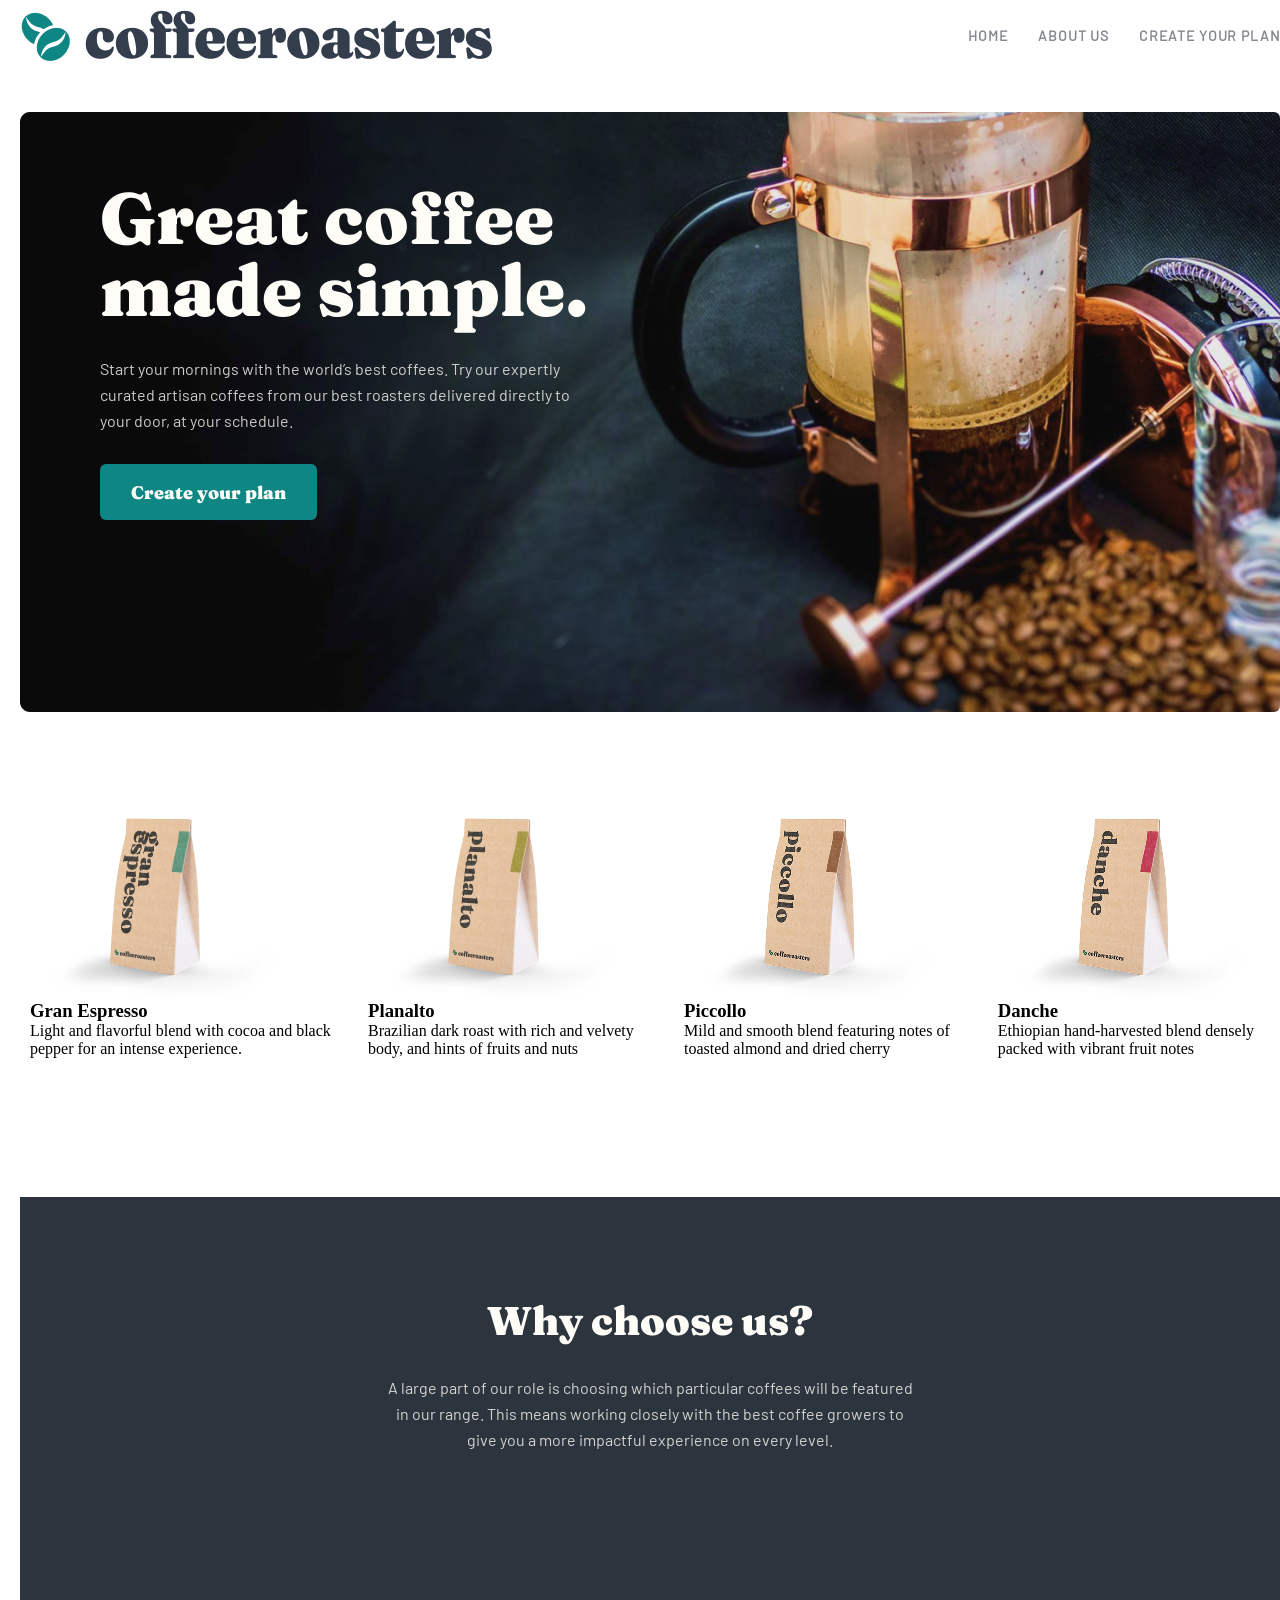
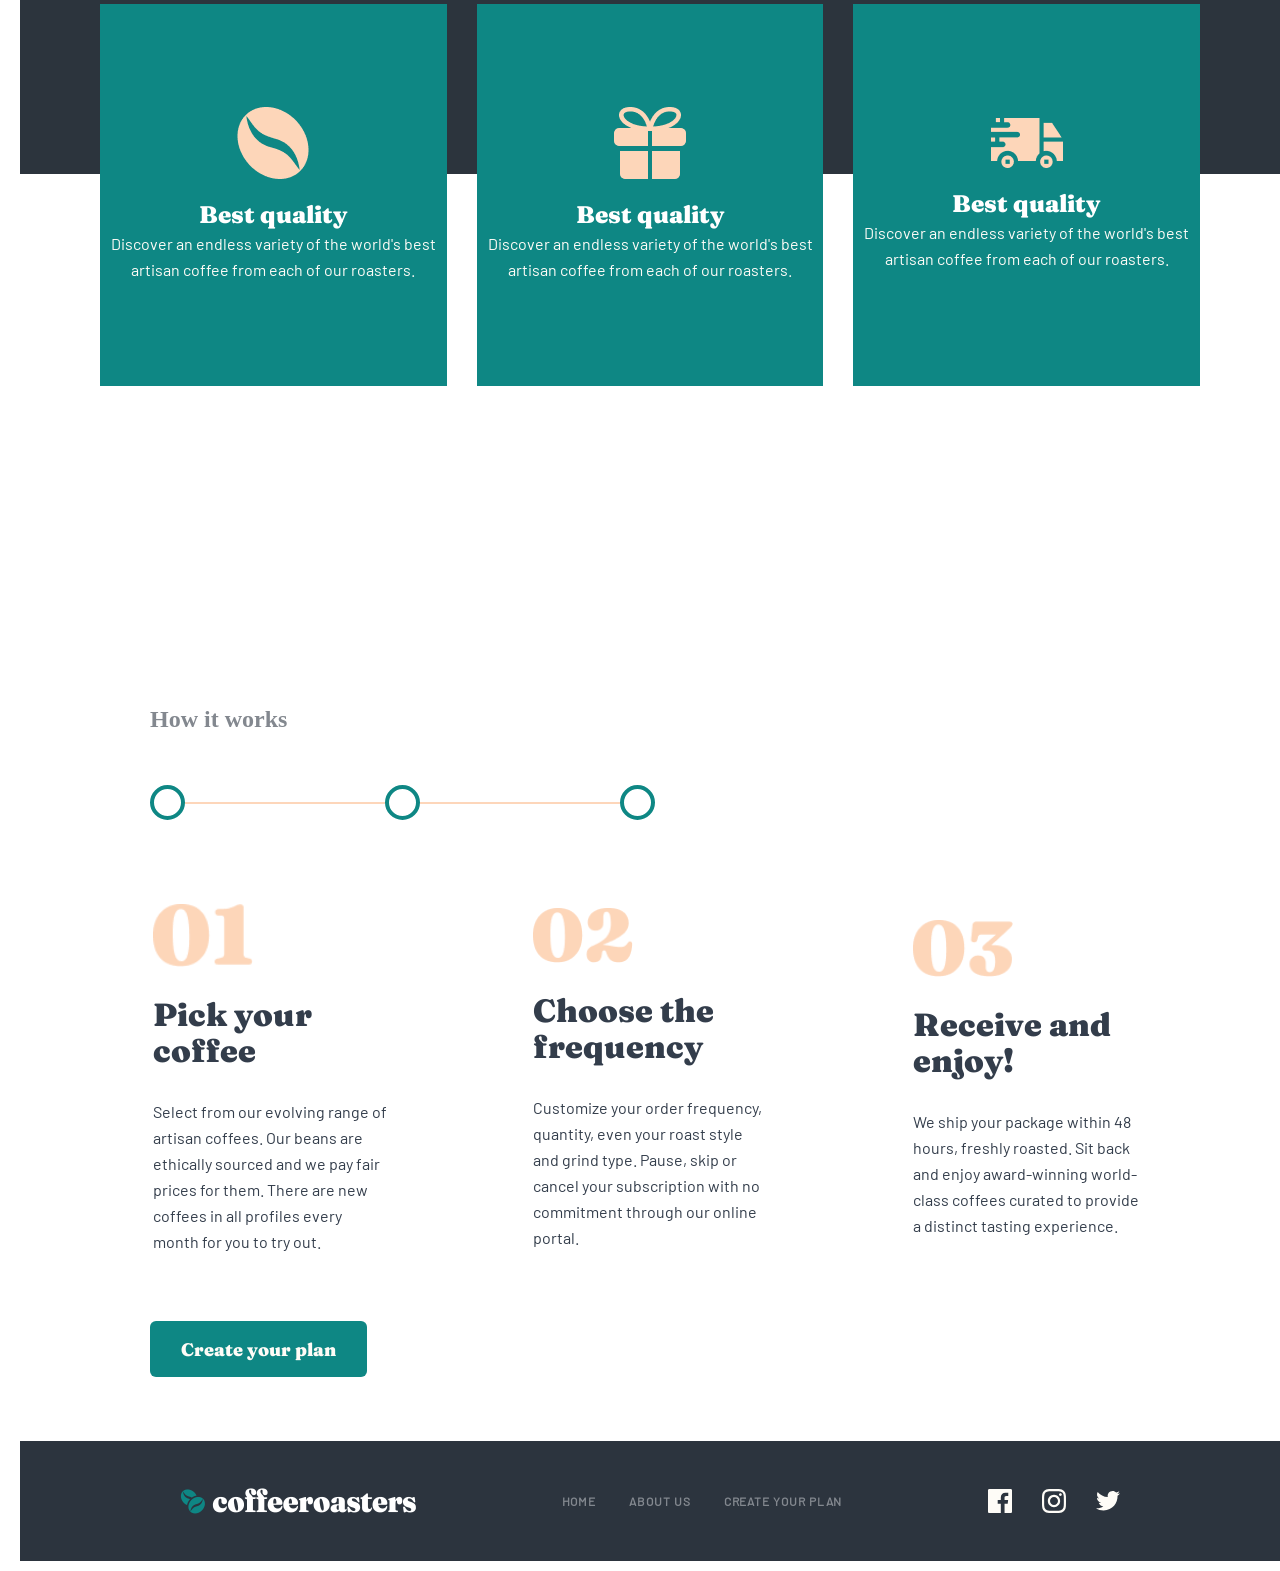
<file: index.html>
<!doctype html>
<html lang="en">
  <head>
    <meta charset="UTF-8" />
    <meta name="viewport" content="width=device-width, initial-scale=1.0" />
    <title>Coffele</title>
    <link rel="stylesheet" href="./css/fonts.css" />
    <link rel="stylesheet" href="./css/style.css" />
  </head>
  <body>
    <div class="wrapper">
      <header>
        <div class="navbar">
          <img src="./img/navbar_logo.png" alt="logo" class="navbar_logo" />
          <ul class="navbar__list">
            <li class="navbar__item">
              <a class="navbar__link" href="#">Home</a>
            </li>
            <li class="navbar__item">
              <a class="navbar__link" href="./pages/about.html">ABOUT US</a>
            </li>
            <li class="navbar__item">
              <a class="navbar__link" href="./pages/creat.html"
                >Create your plan</a
              >
            </li>
          </ul>
          <div class="navbar__burger">
            <div class="navbar__burger_item"></div>
            <div class="navbar__burger_item"></div>
            <div class="navbar__burger_item"></div>
          </div>
        </div>
        <div class="intro">
          <div class="intro__contener">
            <h1 class="intro__title">Great coffee made simple.</h1>
            <p class="intro__text">
              Start your mornings with the world’s best coffees. Try our
              expertly curated artisan coffees from our best roasters delivered
              directly to your door, at your schedule.
            </p>
            <button class="intro__btn">Create your plan</button>
          </div>
        </div>
      </header>

      <section class="section1">
        <div class="type__continer">
          <div class="type__card">
            <img src="./img/kopi1.png" alt="plan_1" class="type__card__img" />
            <div class="type__top">
              <h3 class="type__title">Gran Espresso</h3>
              <p class="type__subtitle">
                Light and flavorful blend with cocoa and black pepper for an
                intense experience.
              </p>
            </div>
          </div>
          <div class="type__card">
            <img
              src="./img/planalto.png"
              alt="plan_1"
              class="type__card__img"
            />
            <div class="type__top">
              <h3 class="type__title">Planalto</h3>
              <p class="type__subtitle">
                Brazilian dark roast with rich and velvety body, and hints of
                fruits and nuts
              </p>
            </div>
          </div>
          <div class="type__card">
            <img src="./img/kopi3.png" alt="plan_1" class="type__card__img" />
            <div class="type__top">
              <h3 class="type__title">Piccollo</h3>
              <p class="type__subtitle">
                Mild and smooth blend featuring notes of toasted almond and
                dried cherry
              </p>
            </div>
          </div>
          <div class="type__card">
            <img src="./img/kopi4.png" alt="plan_1" class="type__card__img" />
            <div class="type__top">
              <h3 class="type__title">Danche</h3>
              <p class="type__subtitle">
                Ethiopian hand-harvested blend densely packed with vibrant fruit
                notes
              </p>
            </div>
          </div>
        </div>
      </section>

      <section class="section2">
        <div class="whu__continer">
          <div class="whu__content">
            <h2 class="whu__title">Why choose us?</h2>
            <p class="whu__text">
              A large part of our role is choosing which particular coffees will
              be featured in our range. This means working closely with the best
              coffee growers to give you a more impactful experience on every
              level.
            </p>
          </div>

          <div class="whu__cards">
            <div class="whu__card">
              <img
                src="./img/coffee-bean.png"
                alt="whu1"
                class="whu__card_img"
              />
              <div class="whu__top">
                <p class="whu__card_text">Best quality</p>
                <p class="whu__card_subtitle">
                  Discover an endless variety of the world's best artisan coffee
                  from each of our roasters.
                </p>
              </div>
            </div>
            <div class="whu__card">
              <img
                src="./img/Combined Shape.png"
                alt="whu1"
                class="whu__card_img"
              />
              <div class="whu__top">
                <p class="whu__card_text">Best quality</p>
                <p class="whu__card_subtitle">
                  Discover an endless variety of the world's best artisan coffee
                  from each of our roasters.
                </p>
              </div>
            </div>
            <div class="whu__card">
              <img
                src="./img/Combined Shape (1).png"
                alt="whu1"
                class="whu__card_img"
              />
              <div class="whu__top">
                <p class="whu__card_text">Best quality</p>
                <p class="whu__card_subtitle">
                  Discover an endless variety of the world's best artisan coffee
                  from each of our roasters.
                </p>
              </div>
            </div>
          </div>
        </div>
      </section>

      <section tion class="section2">
        <div class="how__continer">
          <p class="how__text">How it works</p>
          <div class="how__cards">
            <div class="how__card"></div>
            <hr />
            <div class="how__card"></div>
            <hr />
            <div class="how__card"></div>
          </div>
          <div class="how__cards2">
            <div class="how__card1">
              <img src="./img/01.png" alt="plan1" class="how__card_img" />
              <p class="how__text1">Pick your coffee</p>
              <p class="how__text2">
                Select from our evolving range of artisan coffees. Our beans are
                ethically sourced and we pay fair prices for them. There are new
                coffees in all profiles every month for you to try out.
              </p>
            </div>
            <div class="how__card1">
              <img src="./img/02.png" alt="plan1" class="how__card_img" />
              <p class="how__text1">Choose the frequency</p>
              <p class="how__text2">
                Customize your order frequency, quantity, even your roast style
                and grind type. Pause, skip or cancel your subscription with no
                commitment through our online portal.
              </p>
            </div>
            <div class="how__card1">
              <img src="./img/03.png" alt="plan1" class="how__card_img" />
              <p class="how__text1">Receive and enjoy!</p>
              <p class="how__text2">
                We ship your package within 48 hours, freshly roasted. Sit back
                and enjoy award-winning world-class coffees curated to provide a
                distinct tasting experience.
              </p>
            </div>
          </div>
          <button class="how__btn">Create your plan</button>
        </div>
      </section>

      <footer>
        <div class="footer__contener">
          <img src="./img/footer__logo.png" alt="logo" class="footer__logo" />
          <ul class="footer__list">
            <li class="footer__item">
              <a href="" class="footer__link">HOME</a>
            </li>
            <li class="footer__item">
              <a href="./pages/about.html" class="footer__link">ABOUT US</a>
            </li>
            <li class="footer__item">
              <a href="./pages/creat.html" class="footer__link"
                >Create your plan</a
              >
            </li>
          </ul>
          <div class="footer__contener_img">
            <img src="./img/fasebook.svg" alt="logo" class="footer__img" />
            <img src="./img/Shape.svg" alt="logo" class="footer__img" />
            <img src="./img/twitter.svg" alt="logo" class="footer__img" />
          </div>
        </div>
      </footer>
    </div>
  </body>
</html>
</file>
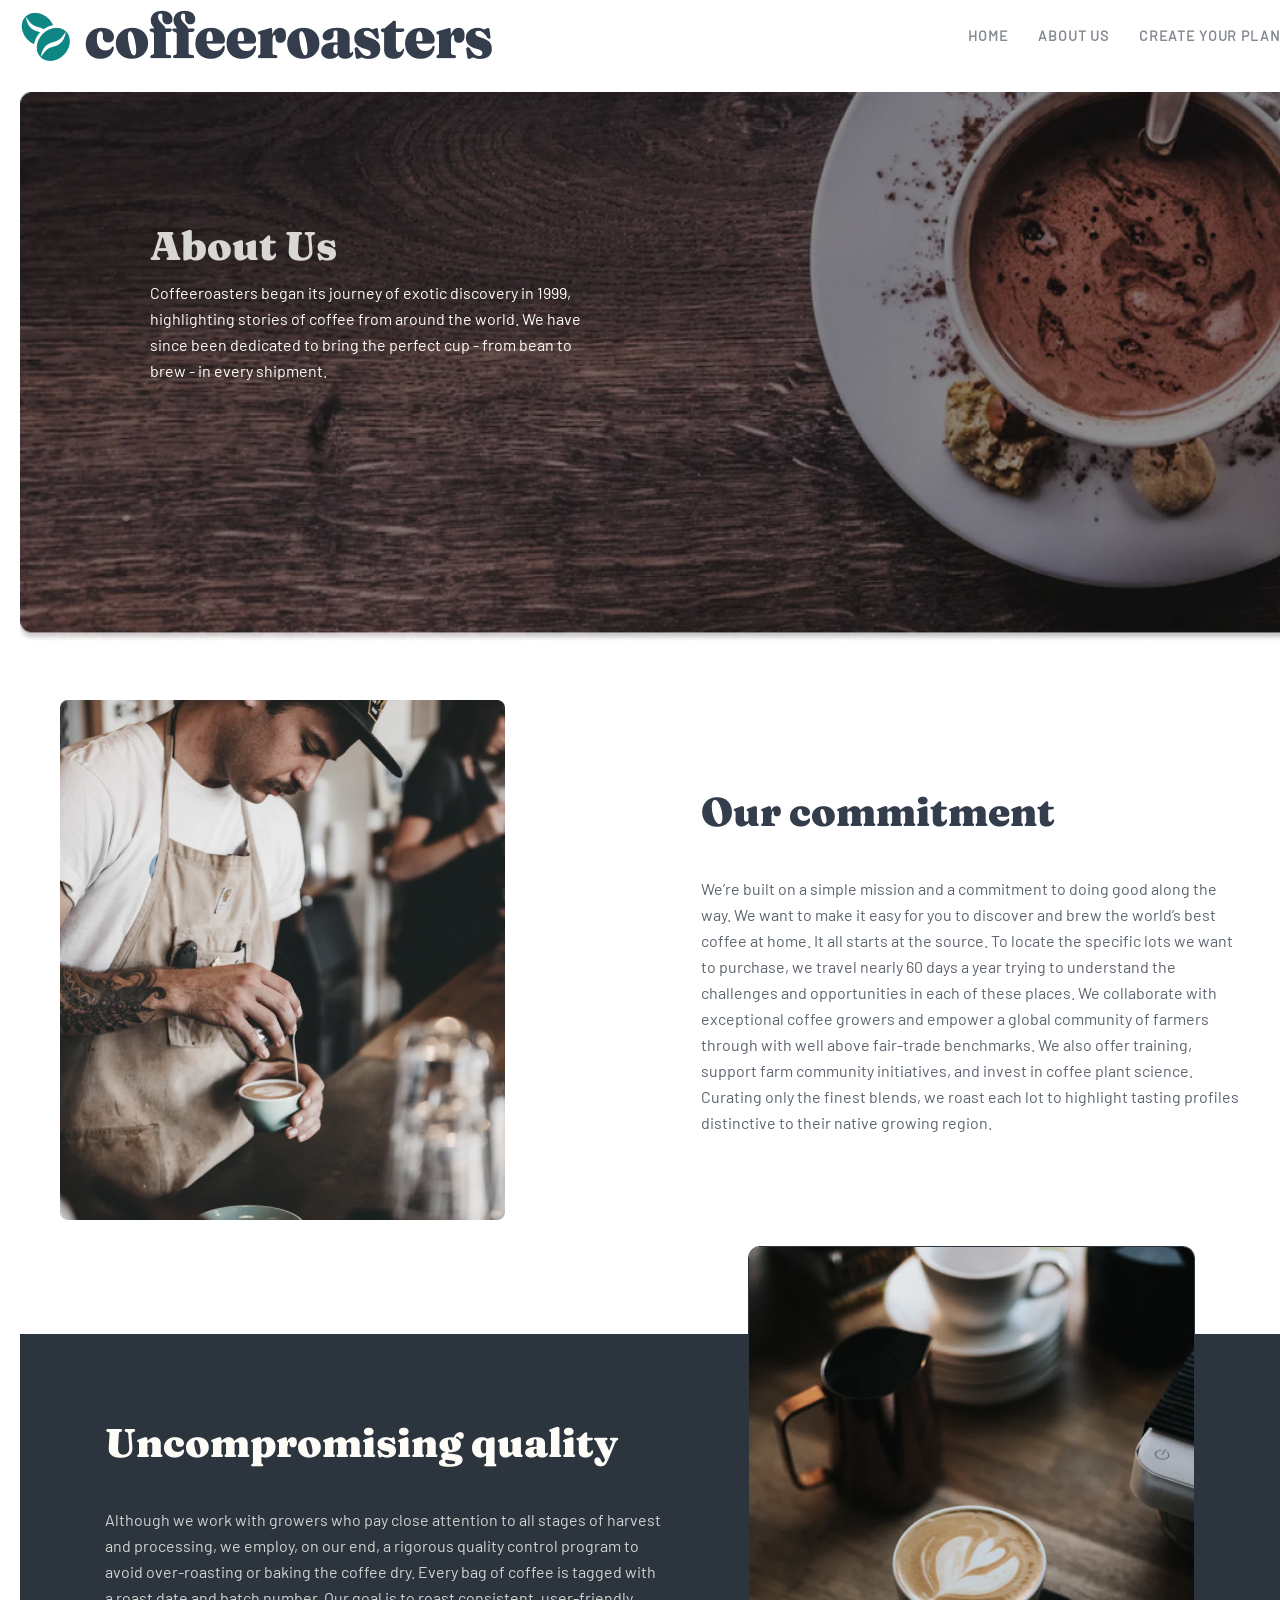
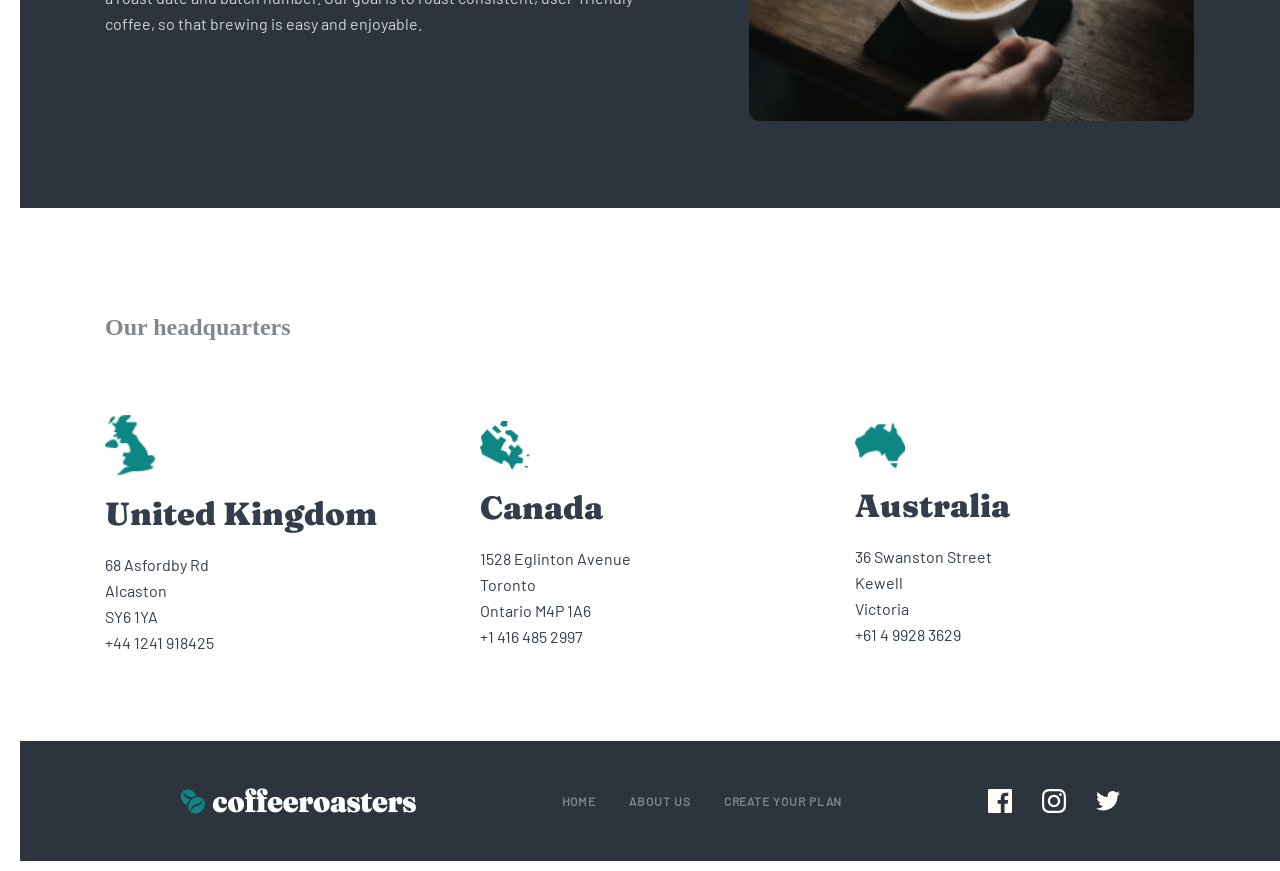
<file: pages/about.html>
<!doctype html>
<html lang="en">
  <head>
    <meta charset="UTF-8" />
    <meta name="viewport" content="width=device-width, initial-scale=1.0" />
    <title>About us</title>
    <link rel="stylesheet" href="../css/fonts.css" />
    <link rel="stylesheet" href="../css/style.css" />
  </head>
  <body>
    <div class="wrapper">
      <header>
        <div class="navbar">
          <img
            src="../img/navbar_logo (1).png"
            alt="logo"
            class="navbar_logo"
          />
          <ul class="navbar__list">
            <li class="navbar__item">
              <a class="navbar__link" href="../index.html">Home</a>
            </li>
            <li class="navbar__item">
              <a class="navbar__link" href="#">ABOUT US</a>
            </li>
            <li class="navbar__item">
              <a class="navbar__link" href="./creat.html">Create your plan</a>
            </li>
          </ul>
          <div class="navbar__burger">
            <div class="navbar__burger_item"></div>
            <div class="navbar__burger_item"></div>
            <div class="navbar__burger_item"></div>
          </div>
        </div>
        <div class="about__intro">
          <div class="about">
            <h3 class="about__title">About Us</h3>
            <p class="about__text">
              Coffeeroasters began its journey of exotic discovery in 1999,
              highlighting stories of coffee from around the world. We have
              since been dedicated to bring the perfect cup - from bean to brew
              - in every shipment.
            </p>
          </div>
        </div>
      </header>

      <section>
        <div class="about__barmen">
          <div class="about__barmen_left">
            <img
              src="../img/barmen.jpg"
              alt="barmen"
              class="about__barmen_img"
            />
          </div>
          <div class="about__barmen_right">
            <h4 class="about__barmen_title">Our commitment</h4>
            <p class="about__barmen_text">
              We’re built on a simple mission and a commitment to doing good
              along the way. We want to make it easy for you to discover and
              brew the world’s best coffee at home. It all starts at the source.
              To locate the specific lots we want to purchase, we travel nearly
              60 days a year trying to understand the challenges and
              opportunities in each of these places. We collaborate with
              exceptional coffee growers and empower a global community of
              farmers through with well above fair-trade benchmarks. We also
              offer training, support farm community initiatives, and invest in
              coffee plant science. Curating only the finest blends, we roast
              each lot to highlight tasting profiles distinctive to their native
              growing region.
            </p>
          </div>
        </div>
      </section>

      <section>
        <div class="sentr">
          <div class="sentr__left">
            <h4 class="sentr__title">Uncompromising quality</h4>
            <p class="sentr__text">
              Although we work with growers who pay close attention to all
              stages of harvest and processing, we employ, on our end, a
              rigorous quality control program to avoid over-roasting or baking
              the coffee dry. Every bag of coffee is tagged with a roast date
              and batch number. Our goal is to roast consistent, user-friendly
              coffee, so that brewing is easy and enjoyable.
            </p>
          </div>
          <div class="sentr__right">
            <img src="../img/capicino.jpg" alt="capicino" class="sentr__img" />
          </div>
        </div>
      </section>

      <section>
        <div class="countries__continer">
          <h6 class="countries__title">Our headquarters</h6>
          <div class="countries__cards">
            <div class="countries__card">
              <img
                class="countries__img"
                src="../img/unitedkingdom.png"
                alt="unitedking"
              />
              <p class="countries__text">United Kingdom</p>
              <p class="countries__text2">
                68 Asfordby Rd <br />
                Alcaston <br />SY6 1YA <br />
                +44 1241 918425
              </p>
            </div>
            <div class="countries__card">
              <img
                class="countries__img"
                src="../img/canada.png"
                alt="unitedking"
              />
              <p class="countries__text">Canada</p>
              <p class="countries__text2">
                1528 Eglinton Avenue <br />
                Toronto <br />
                Ontario M4P 1A6 <br />
                +1 416 485 2997
              </p>
            </div>
            <div class="countries__card">
              <img
                class="countries__img"
                src="../img/autraliya.png"
                alt="unitedking"
              />
              <p class="countries__text">Australia</p>
              <p class="countries__text2">
                36 Swanston Street <br />
                Kewell <br />
                Victoria <br />
                +61 4 9928 3629
              </p>
            </div>
          </div>
        </div>
      </section>

      <footer>
        <div class="footer__contener">
          <img src="../img/footer__logo.png" alt="logo" class="footer__logo" />
          <ul class="footer__list">
            <li class="footer__item">
              <a href="../index.html" class="footer__link">HOME</a>
            </li>
            <li class="footer__item">
              <a href="#" class="footer__link">ABOUT US</a>
            </li>
            <li class="footer__item">
              <a href="./creat.html" class="footer__link">Create your plan</a>
            </li>
          </ul>
          <div class="footer__contener_img">
            <img src="../img/fasebook.svg" alt="logo" class="footer__img" />
            <img src="../img/Shape.svg" alt="logo" class="footer__img" />
            <img src="../img/twitter.svg" alt="logo" class="footer__img" />
          </div>
        </div>
      </footer>
    </div>
  </body>
</html>
</file>
<file: css/fonts.css>
/* barlow-regular - latin */
@font-face {
  font-display: swap; /* Check https://developer.mozilla.org/en-US/docs/Web/CSS/@font-face/font-display for other options. */
  font-family: 'Barlow';
  font-style: normal;
  font-weight: 400;
  src: url('../fonts/barlow-v13-latin-regular.woff2') format('woff2'); /* Chrome 36+, Opera 23+, Firefox 39+, Safari 12+, iOS 10+ */
}
/* fraunces-regular - latin */
@font-face {
  font-display: swap; /* Check https://developer.mozilla.org/en-US/docs/Web/CSS/@font-face/font-display for other options. */
  font-family: 'Fraunces';
  font-style: normal;
  font-weight: 400;
  src: url('../fonts/fraunces-v38-latin-regular.woff2') format('woff2'); /* Chrome 36+, Opera 23+, Firefox 39+, Safari 12+, iOS 10+ */
}
/* fraunces-900 - latin */
@font-face {
  font-display: swap; /* Check https://developer.mozilla.org/en-US/docs/Web/CSS/@font-face/font-display for other options. */
  font-family: 'Fraunces';
  font-style: normal;
  font-weight: 900;
  src: url('../fonts/fraunces-v38-latin-900.woff2') format('woff2'); /* Chrome 36+, Opera 23+, Firefox 39+, Safari 12+, iOS 10+ */
}
</file>
<file: css/style.css>
* {
  margin: 0;
  padding: 0;
  box-sizing: border-box;
}

li {
  list-style: none;
}

a {
  text-decoration: none;
}

.wrapper {
  margin: auto;
  width: 1300px;
  padding: 10px 20px;
}

@media only screen and (max-width: 480px) {
  .wrapper {
    width: 100%;
    padding: 20px 30px;
  }
}
.navbar {
  display: flex;
  justify-content: space-between;
  align-items: center;
}
.navbar__list {
  display: flex;
  gap: 30px;
}
.navbar__link {
  font-family: "Barlow";
  font-style: normal;
  font-weight: 700;
  font-size: 14px;
  line-height: 15px;
  /* identical to box height, or 125% */
  letter-spacing: 0.923077px;
  text-transform: uppercase;
  color: #83888f;
}
.navbar__link:hover {
  color: black;
  transition: all 0.3s linear;
}
.navbar__burger {
  flex-direction: column;
  gap: 3px;
  display: none;
}
.navbar__burger_item {
  width: 25px;
  height: 2px;
  background-color: black;
  border-radius: 20px;
}

.intro {
  background-image: url("../img/intro.bg.color.png");
  height: 600px;
  margin-top: 50px;
  background-size: cover;
  border-radius: 6px;
  padding: 70px 80px;
}
.intro__contener {
  display: flex;
  flex-direction: column;
  gap: 30px;
  margin-top: 0px;
}
.intro__title {
  width: 500px;
  font-family: "Fraunces";
  font-style: normal;
  font-weight: 900;
  font-size: 72px;
  line-height: 72px;
  color: #fefcf7;
}
.intro__text {
  width: 500px;
  font-family: "Barlow";
  font-style: normal;
  font-weight: 400;
  font-size: 16px;
  line-height: 26px;
  /* or 162% */
  color: #fefcf7;
  mix-blend-mode: normal;
  opacity: 0.8;
}
.intro__btn {
  width: 217px;
  height: 56px;
  background: #0E8784;
  border-radius: 6px;
  /* Create your plan */
  font-family: "Fraunces";
  font-style: normal;
  font-weight: 900;
  font-size: 18px;
  line-height: 25px;
  /* identical to box height, or 139% */
  text-align: center;
  color: #FEFCF7;
  border: none;
}
.intro__btn:hover {
  background-color: #66d2cf;
}

@media only screen and (max-width: 480px) {
  .navbar__list {
    display: none;
  }
  .navbar__burger {
    display: flex;
  }
  .navbar_logo {
    width: 200px;
  }
  .intro {
    background-image: 400px;
    height: 500px;
  }
  .intro__title {
    width: 100%;
    font-weight: 900;
    font-size: 38px;
    line-height: 40px;
    /* or 100% */
    text-align: center;
    color: #fefcf7;
  }
  .intro__text {
    width: 100%;
    font-weight: 400;
    font-size: 14px;
    line-height: 25px;
    /* or 167% */
    text-align: center;
    color: #fefcf7;
    mix-blend-mode: normal;
    opacity: 0.8;
  }
  .intro__btn {
    margin: auto;
  }
}
@media only screen and (max-width: 912px) {
  .intro {
    padding: 110px 90px;
  }
}
.type__continer {
  display: flex;
  gap: 30px;
  margin-top: 81px;
  padding: 10px;
}
.type__continer__title {
  font-family: "Fraunces";
  font-style: normal;
  font-weight: 900;
  font-size: 24px;
  line-height: 32px;
  /* identical to box height, or 133% */
  text-align: center;
  color: #333d4b;
}
.type__continer__text {
  font-family: "Barlow";
  font-style: normal;
  font-weight: 400;
  font-size: 16px;
  line-height: 26px;
  /* or 162% */
  text-align: center;
  color: #333d4b;
}

@media only screen and (max-width: 480px) {
  .type__continer {
    flex-direction: column;
  }
  .type__card {
    display: flex;
    flex-direction: column;
    justify-content: center;
    align-items: center;
  }
  .type__subtitle {
    width: 80%;
  }
}
@media only screen and (max-width: 912px) {
  .type__continer {
    flex-direction: column;
    justify-content: center;
    align-items: center;
  }
  .type__card {
    width: 60%;
    display: flex;
    gap: 30px;
    justify-content: center;
    align-items: center;
  }
  .type__top {
    display: flex;
    flex-direction: column;
    gap: 30px;
  }
  .type__title {
    width: 100%;
    font-style: normal;
    font-weight: 900;
    font-size: 24px;
    line-height: 32px;
    /* identical to box height, or 133% */
    color: #333d4b;
  }
  .type__subtitle {
    width: 60%;
  }
}
.whu__continer {
  margin-top: 129px;
  background-color: #2c343d;
  height: 577px;
  padding: 100px 80px;
}

.whu__content {
  display: flex;
  flex-direction: column;
  align-items: center;
  gap: 30px;
}
.whu__title {
  font-family: "Fraunces";
  font-style: normal;
  font-weight: 900;
  font-size: 40px;
  line-height: 48px;
  /* identical to box height, or 120% */
  text-align: center;
  color: #fefcf7;
}
.whu__text {
  width: 530px;
  font-family: "Barlow";
  font-style: normal;
  font-weight: 400;
  font-size: 16px;
  line-height: 26px;
  /* or 162% */
  text-align: center;
  color: #fefcf7;
  mix-blend-mode: normal;
  opacity: 0.8;
}
.whu__cards {
  display: flex;
  gap: 30px;
  align-items: center;
  margin-top: 151px;
}
.whu__card {
  width: 350px;
  height: 382px;
  background-color: #0e8784;
  display: flex;
  flex-direction: column;
  align-items: center;
  justify-content: center;
  gap: 20px;
}
.whu__card_text {
  font-family: "Fraunces";
  font-style: normal;
  font-weight: 900;
  font-size: 24px;
  line-height: 32px;
  text-align: center;
  color: white;
}
.whu__card_subtitle {
  font-family: "Barlow";
  font-style: normal;
  font-weight: 400px;
  font-size: 16px;
  line-height: 26px;
  text-align: center;
  color: #fefcf7;
}

@media only screen and (max-width: 480px) {
  .whu__continer {
    height: 1000px;
    border-radius: 8px;
  }
  .whu__title {
    width: 100%;
    font-weight: 900;
    font-size: 28px;
    line-height: 28px;
    /* identical to box height, or 100% */
    text-align: center;
    color: #fefcf7;
  }
  .whu__text {
    width: 100%;
    font-style: normal;
    font-weight: 400;
    font-size: 14px;
    line-height: 25px;
    /* or 167% */
    text-align: center;
    color: #fefcf7;
    mix-blend-mode: normal;
    opacity: 0.8;
  }
  .whu__cards {
    flex-direction: column;
    margin-top: 64px;
  }
  .whu__card {
    display: flex;
    flex-direction: column;
    justify-content: center;
    align-items: center;
    border-radius: 8px;
  }
}
@media only screen and (max-width: 912px) {
  .whu__continer {
    height: 700px;
    border-radius: 8px;
  }
  .whu__title {
    width: 100%;
    font-weight: 900;
    font-size: 28px;
    line-height: 28px;
    /* identical to box height, or 100% */
    text-align: center;
    color: #fefcf7;
  }
  .whu__text {
    width: 60%;
    font-style: normal;
    font-weight: 400;
    font-size: 20px;
    line-height: 35px;
    /* or 167% */
    text-align: center;
    color: #fefcf7;
    mix-blend-mode: normal;
    opacity: 0.8;
  }
  .whu__cards {
    flex-direction: column;
    margin-top: 64px;
  }
  .whu__card {
    height: 250px;
    flex-direction: row;
    width: 100%;
    border-radius: 12px;
    gap: 70px;
  }
  .whu__card_text {
    font-style: normal;
    font-weight: 900;
    font-size: 28px;
    line-height: 32px;
    /* identical to box height, or 133% */
    color: #fefcf7;
  }
  .whu__card_subtitle {
    text-align: start;
    font-style: normal;
    font-weight: 400;
    font-size: 20px;
    line-height: 25px;
    /* or 167% */
    color: #fefcf7;
  }
  .whu__top {
    display: flex;
    flex-direction: column;
    align-items: start;
    gap: 30px;
    width: 45%;
  }
}
.how__continer {
  margin-top: 529px;
  display: flex;
  flex-direction: column;
  justify-content: center;
}

.how__text {
  font-family: "Fraunces 9pt";
  font-style: normal;
  font-weight: 900;
  font-size: 24px;
  line-height: 32px;
  /* identical to box height, or 133% */
  margin-left: 130px;
  color: #83888f;
}
.how__cards {
  display: flex;
  margin-top: 50px;
  align-items: center;
  margin-left: 130px;
}
.how__card {
  width: 35px;
  height: 35px;
  border: 4px solid #0e8784;
  border-radius: 50px;
}
.how__cards2 {
  display: flex;
  align-items: center;
  justify-content: center;
  margin-top: 82px;
  gap: 95px;
}
.how__card1 {
  width: 285px;
  height: 355px;
  display: flex;
  flex-direction: column;
  justify-content: center;
  gap: 30px;
  padding: 0 25px;
}
.how__card_img {
  width: 100px;
}
.how__text1 {
  font-family: "Fraunces";
  font-style: normal;
  font-weight: 900;
  font-size: 32px;
  line-height: 36px;
  /* or 112% */
  color: #333d4b;
}
.how__text2 {
  font-family: "Barlow";
  font-style: normal;
  font-weight: 400;
  font-size: 16px;
  line-height: 26px;
  /* or 162% */
  color: #333d4b;
}
.how__btn {
  width: 217px;
  height: 56px;
  background: #0E8784;
  border-radius: 6px;
  /* Create your plan */
  font-family: "Fraunces";
  font-style: normal;
  font-weight: 900;
  font-size: 18px;
  line-height: 25px;
  /* identical to box height, or 139% */
  text-align: center;
  color: #FEFCF7;
  border: none;
  margin: 64px 130px;
}
.how__btn:hover {
  background-color: #66d2cf;
}

hr {
  width: 200px;
  border: 1px solid #fdd6ba;
  height: 0px;
}

@media only screen and (max-width: 480px) {
  .how__text {
    margin-top: 150px;
  }
  .how__cards {
    display: none;
  }
  .how__cards2 {
    flex-direction: column;
  }
  .how__card1 {
    justify-content: center;
    align-items: center;
  }
  .how__text1 {
    font-style: normal;
    font-weight: 900;
    font-size: 28px;
    line-height: 32px;
    /* identical to box height, or 114% */
    text-align: center;
    color: #333d4b;
  }
  .how__text2 {
    font-style: normal;
    font-weight: 400;
    font-size: 15px;
    line-height: 25px;
    /* or 167% */
    text-align: center;
    color: #333d4b;
  }
  .how__btn {
    margin: auto;
    margin-top: 50px;
  }
}
.footer__contener {
  background-color: #2c343e;
  display: flex;
  padding: 47px 87px;
  justify-content: space-around;
  align-items: center;
}
.footer__contener_img {
  display: flex;
  gap: 30px;
}
.footer__logo {
  width: 236px;
}
.footer__list {
  display: flex;
  gap: 33px;
}
.footer__link {
  font-family: "Barlow";
  font-style: normal;
  font-weight: 700;
  font-size: 12px;
  line-height: 15px;
  /* identical to box height, or 125% */
  letter-spacing: 0.923077px;
  text-transform: uppercase;
  color: #83888f;
}
.footer__link:hover {
  color: white;
  transition: all 0.3s linear;
}
.footer__img:hover {
  color: #fdd6ba;
  transition: all 0.3s linear;
}

@media only screen and (max-width: 480px) {
  .footer__contener {
    width: 100%;
    margin-top: 50px;
    flex-direction: column;
    gap: 50px;
  }
  .footer__list {
    flex-direction: column;
    justify-content: center;
    align-items: center;
    gap: 20px;
  }
}
@media only screen and (max-width: 912px) {
  .footer__contener {
    width: 100%;
    margin-top: 50px;
    flex-direction: column;
    gap: 50px;
  }
  .footer__list {
    justify-content: center;
    align-items: center;
    gap: 20px;
  }
}
.about {
  background-image: url(../img/about_intro.jpg);
  background-size: cover;
  height: 550px;
  display: flex;
  flex-direction: column;
  gap: 10px;
  padding: 130px;
  margin-top: 30px;
}
.about__title {
  font-family: "Fraunces";
  font-style: normal;
  font-weight: 900;
  font-size: 40px;
  line-height: 48px;
  /* identical to box height, or 120% */
  color: #d9d7d1;
}
.about__text {
  width: 450px;
  font-family: "Barlow";
  font-style: normal;
  font-weight: 400;
  font-size: 16px;
  line-height: 26px;
  /* or 162% */
  color: #fefcf7;
}

@media only screen and (max-width: 480px) {
  .navbar__list {
    display: none;
  }
  .navbar__burger {
    display: flex;
  }
  .navbar_logo {
    width: 200px;
  }
  .about {
    padding: 30px;
    display: flex;
    flex-direction: column;
    justify-content: center;
    align-items: center;
    width: 100%;
  }
  .about__title {
    font-style: normal;
    font-weight: 900;
    font-size: 28px;
    line-height: 28px;
    /* identical to box height, or 100% */
    text-align: center;
    color: #fefcf7;
  }
  .about__text {
    width: 100%;
    font-style: normal;
    font-weight: 400;
    font-size: 20px;
    line-height: 35px;
    /* or 167% */
    text-align: center;
    color: #fefcf7;
    mix-blend-mode: normal;
    opacity: 0.8;
  }
}
@media only screen and (max-width: 912px) {
  .about {
    border-radius: 12px;
    gap: 50px;
  }
  .about__title {
    font-style: normal;
    font-weight: 900;
    font-size: 32px;
    line-height: 40px;
    /* identical to box height, or 125% */
    color: #fefcf7;
  }
  .about__text {
    width: 50%;
    font-style: normal;
    font-weight: 400;
    font-size: 18px;
    line-height: 25px;
  }
}
.about__barmen {
  margin-top: 18px;
  display: flex;
  align-items: center;
  gap: 40px;
  justify-content: space-between;
  padding: 40px;
}
.about__barmen_right {
  display: flex;
  flex-direction: column;
  gap: 40px;
}
.about__barmen_title {
  font-family: "Fraunces";
  font-style: normal;
  font-weight: 900;
  font-size: 40px;
  line-height: 48px;
  /* identical to box height, or 120% */
  color: #333d4b;
}
.about__barmen_text {
  width: 539px;
  font-family: "Barlow";
  font-style: normal;
  font-weight: 400;
  font-size: 16px;
  line-height: 26px;
  /* or 162% */
  color: #333d4b;
  mix-blend-mode: normal;
  opacity: 0.8;
}

@media only screen and (max-width: 480px) {
  .about__barmen {
    flex-direction: column;
    justify-content: center;
    align-items: center;
    padding: 0;
  }
  .about__barmen_title {
    font-style: normal;
    font-weight: 900;
    font-size: 32px;
    line-height: 48px;
    /* identical to box height, or 150% */
    text-align: center;
    color: #333d4b;
  }
  .about__barmen_text {
    width: 100%;
    font-style: normal;
    font-weight: 400;
    font-size: 15px;
    line-height: 25px;
    /* or 167% */
    text-align: center;
    color: #333d4b;
    mix-blend-mode: normal;
    opacity: 0.8;
  }
}
@media only screen and (max-width: 912px) {
  .about__barmen_img {
    height: 100%;
  }
  .about__barmen_text {
    width: 410px;
    font-style: normal;
    font-weight: 400;
    font-size: 18px;
    line-height: 25px;
    /* or 167% */
    color: #333d4b;
    mix-blend-mode: normal;
    opacity: 0.8;
  }
}
.sentr {
  margin-top: 70px;
  background-color: #2c343e;
  display: flex;
  height: 474px;
}
.sentr__left {
  padding: 85px;
  display: flex;
  flex-direction: column;
  gap: 40px;
}
.sentr__title {
  font-family: "Fraunces";
  font-style: normal;
  font-weight: 900;
  font-size: 40px;
  line-height: 48px;
  /* identical to box height, or 120% */
  color: #fefcf7;
}
.sentr__text {
  font-family: "Barlow";
  font-style: normal;
  font-weight: 400;
  font-size: 16px;
  line-height: 26px;
  /* or 162% */
  color: #fefcf7;
  mix-blend-mode: normal;
  opacity: 0.8;
}
.sentr__img {
  margin-top: -88px;
  margin-right: 85px;
  border: 1px solid #2c343e;
  border-radius: 12px;
}

@media only screen and (max-width: 480px) {
  .sentr {
    display: flex;
    flex-direction: column-reverse;
    margin-top: 190px;
    position: relative;
    gap: 0;
    border-radius: 8px;
  }
  .sentr__left {
    margin: auto;
    padding: 0;
  }
  .sentr__img {
    width: 300px;
    height: 200px;
    position: absolute;
    bottom: 390px;
    left: 15%;
  }
  .sentr__title {
    margin-left: 80px;
    width: 50%;
    font-style: normal;
    font-weight: 900;
    font-size: 28px;
    line-height: 28px;
    /* or 100% */
    text-align: center;
    color: #fefcf7;
  }
  .sentr__text {
    margin-left: 40px;
    width: 100%;
    width: 330px;
    font-style: normal;
    font-weight: 400;
    font-size: 15px;
    line-height: 25px;
    /* or 167% */
    text-align: center;
    color: #fefcf7;
    mix-blend-mode: normal;
    opacity: 0.8;
  }
}
@media only screen and (max-width: 912px) {
  .sentr {
    display: flex;
    flex-direction: column-reverse;
    margin-top: 290px;
    position: relative;
    gap: 0;
    border-radius: 8px;
  }
  .sentr__left {
    margin: auto;
    padding: 0;
  }
  .sentr__img {
    width: 80%;
    height: 80%;
    position: absolute;
    bottom: 290px;
    left: 10%;
  }
  .sentr__title {
    margin-top: 15%;
    margin-left: 20%;
    width: 50%;
    font-style: normal;
    font-weight: 900;
    font-size: 28px;
    line-height: 28px;
    /* or 100% */
    text-align: center;
    color: #fefcf7;
  }
  .sentr__text {
    margin-left: 25%;
    width: 42.5%;
    font-style: normal;
    font-weight: 400;
    font-size: 15px;
    line-height: 25px;
    /* or 167% */
    text-align: center;
    color: #fefcf7;
    mix-blend-mode: normal;
    opacity: 0.8;
  }
}
.countries__continer {
  margin-top: 18px;
  padding: 85px;
}
.countries__title {
  font-family: "Fraunces 9pt";
  font-style: normal;
  font-weight: 900;
  font-size: 24px;
  line-height: 32px;
  /* identical to box height, or 133% */
  color: #83888f;
}
.countries__cards {
  margin-top: 72px;
  display: flex;
  gap: 95px;
}
.countries__card {
  width: 280px;
  display: flex;
  flex-direction: column;
  gap: 20px;
  justify-content: center;
}
.countries__img {
  width: 50px;
}
.countries__text {
  font-family: "Fraunces";
  font-style: normal;
  font-weight: 900;
  font-size: 32px;
  line-height: 36px;
  /* identical to box height, or 112% */
  color: #333d4b;
}
.countries__text2 {
  font-family: "Barlow";
  font-style: normal;
  font-weight: 400;
  font-size: 16px;
  line-height: 26px;
  /* or 162% */
  color: #333d4b;
}

@media only screen and (max-width: 480px) {
  .countries {
    display: flex;
    flex-direction: column;
    align-items: center;
    justify-content: center;
  }
  .countries__cards {
    flex-direction: column;
  }
  .countries__card {
    align-items: center;
    justify-content: center;
  }
  .countries__title {
    margin-left: 50px;
  }
}
.create__intro {
  margin-top: 40px;
  background-image: url(../img/creat__img.png);
  background-size: cover;
  height: 450px;
  padding: 80px;
}
.create__intro__title {
  font-family: "Fraunces";
  font-style: normal;
  font-weight: 900;
  font-size: 72px;
  line-height: 72px;
  /* identical to box height, or 100% */
  color: #fefcf7;
}
.create__intro__text {
  width: 450px;
  margin-top: 30px;
  font-family: "Barlow";
  font-style: normal;
  font-weight: 400;
  font-size: 16px;
  line-height: 26px;
  /* or 162% */
  color: #fefcf7;
  mix-blend-mode: normal;
  opacity: 0.8;
}

.create__text {
  font-family: "Inter";
  font-style: normal;
  font-weight: 400;
  font-size: 72px;
  line-height: 72px;
  /* identical to box height, or 100% */
  color: #000000;
  text-align: center;
  margin: 30px 0;
}

.creation__intro_card {
  margin-top: -300px;
}

.creat__how__continer {
  background-color: #2c343e;
  padding: 80px;
  border-radius: 8px;
  margin-top: 70px;
}

.creat__how__cards {
  display: flex;
  align-items: center;
}
.creat__how__card {
  width: 30px;
  height: 30px;
  border: 2px solid green;
  border-radius: 50px;
}
.creat__how__cards2 {
  display: flex;
  margin-top: 82px;
  gap: 95px;
}
.creat__how__card1 {
  display: flex;
  flex-direction: column;
  gap: 30px;
  align-items: start;
  justify-content: start;
  width: 285px;
  padding: 5px;
}
.creat__how__text1 {
  width: 220px;
  font-family: "Fraunces";
  font-style: normal;
  font-weight: 900;
  font-size: 32px;
  line-height: 36px;
  /* or 112% */
  color: #fefcf7;
}
.creat__how__text2 {
  font-family: "Barlow";
  font-style: normal;
  font-weight: 400;
  font-size: 16px;
  line-height: 26px;
  /* or 162% */
  color: #fefcf7;
}

@media only screen and (max-width: 480px) {
  .create__intro {
    width: 100%;
    padding: 0px;
    display: flex;
    flex-direction: column;
    align-items: center;
    justify-content: center;
  }
  .create__intro__contener {
    width: 100%;
    display: flex;
    flex-direction: column;
    align-items: center;
    justify-content: center;
  }
  .create__intro__title {
    width: 100%;
    font-style: normal;
    font-weight: 900;
    font-size: 40px;
    line-height: 40px;
    /* identical to box height, or 100% */
    text-align: center;
    color: #fefcf7;
  }
  .create__intro__text {
    width: 300px;
    font-family: "Barlow";
    font-style: normal;
    font-weight: 400;
    font-size: 15px;
    line-height: 25px;
    /* or 167% */
    text-align: center;
    color: #fefcf7;
    mix-blend-mode: normal;
    opacity: 0.8;
  }
  .creat__how__continer {
    margin-top: 150px;
  }
  .creat__how__cards {
    display: none;
  }
  .creat__how__cards2 {
    flex-direction: column;
  }
  .creat__how__card1 {
    justify-content: center;
    align-items: center;
  }
  .creat__how__text1 {
    width: 100%;
    width: 400px;
    font-style: normal;
    font-weight: 900;
    font-size: 28px;
    line-height: 32px;
    /* identical to box height, or 114% */
    text-align: center;
    color: #ffffff;
  }
  .creat__how__text2 {
    font-style: normal;
    font-weight: 400;
    font-size: 15px;
    line-height: 25px;
    /* or 167% */
    text-align: center;
    color: #ffffff;
  }
}
.dreak__continer {
  margin-top: 168px;
  display: flex;
  justify-content: space-between;
}
.dreak__left {
  display: flex;
  flex-direction: column;
  gap: 20px;
}
.dreak__left-son {
  font-family: "Fraunces";
  font-style: normal;
  font-weight: 900;
  font-size: 24px;
  line-height: 32px;
  /* identical to box height, or 133% */
  color: #0e8784;
}
.dreak__left-text {
  font-family: "Fraunces";
  font-style: normal;
  font-weight: 900;
  font-size: 24px;
  line-height: 32px;
  /* identical to box height, or 133% */
  color: #83888f;
}
.dreak__left-son2 {
  font-family: "Fraunces";
  font-style: normal;
  font-weight: 900;
  font-size: 24px;
  line-height: 32px;
  /* identical to box height, or 133% */
  color: #83888f;
}
.dreak__left-son3 {
  font-family: "Fraunces";
  font-style: normal;
  font-weight: 900;
  font-size: 24px;
  line-height: 32px;
  /* identical to box height, or 133% */
  color: #83888f;
}
.dreak__left-son4 {
  font-family: "Fraunces";
  font-style: normal;
  font-weight: 900;
  font-size: 24px;
  line-height: 32px;
  /* identical to box height, or 133% */
  color: #83888f;
}
.dreak__left-son5 {
  font-family: "Fraunces";
  font-style: normal;
  font-weight: 900;
  font-size: 24px;
  line-height: 32px;
  /* identical to box height, or 133% */
  color: #83888f;
}
.dreak__left-text5 {
  font-family: "Fraunces";
  font-style: normal;
  font-weight: 900;
  font-size: 24px;
  line-height: 32px;
  /* identical to box height, or 133% */
  color: rgb(51, 47, 47);
}
.dreak__left div {
  display: flex;
  gap: 30px;
}
.dreak__left hr {
  width: 255px;
  border: 1px solid #83888f;
}
.dreak__cards_top {
  display: flex;
  gap: 30px;
  justify-content: space-between;
}
.dreak__cards_bottom {
  display: flex;
  margin: 80px 0;
  gap: 20px;
}
.dreak__cards_title {
  font-family: "Fraunces";
  font-style: normal;
  font-weight: 900;
  font-size: 40px;
  line-height: 48px;
  /* identical to box height, or 120% */
  color: #83888f;
}
.dreak__cards i {
  color: #0e8784;
}
.dreak__card {
  display: flex;
  flex-direction: column;
  justify-content: center;
  padding: 32px 28px;
  gap: 30px;
  width: 228px;
  height: 250px;
  border-radius: 8px;
  background-color: #979797;
}
.dreak__card:hover {
  background-color: #fdd6ba;
}

#bg_color1 {
  background-color: #0e8784;
}
#bg_color1:hover {
  background-color: #fdd6ba;
}

#bg_color2 {
  background-color: #0e8784;
}
#bg_color2:hover {
  background-color: #fdd6ba;
}

#bg_color3 {
  background-color: #0e8784;
}
#bg_color3:hover {
  background-color: #fdd6ba;
}

#bg_color4 {
  background-color: #0e8784;
}
#bg_color4:hover {
  background-color: #fdd6ba;
}

@media only screen and (max-width: 480px) {
  .dreak__left {
    display: none;
  }
  .dreak__continer {
    display: block;
  }
  .dreak__right {
    display: flex;
    flex-direction: column;
    align-items: center;
    justify-content: center;
  }
  .dreak__cards_bottom {
    flex-direction: column;
  }
  .dreak__cards_top {
    gap: 5px;
    display: flex;
    align-items: center;
    justify-content: center;
    gap: 70px;
  }
  .dreak__cards_title {
    width: 240px;
    font-style: normal;
    font-weight: 900;
    font-size: 24px;
    line-height: 28px;
    /* or 117% */
    color: #83888f;
  }
  .dreak__card {
    width: 400px;
    background-color: white;
  }
  .dreak__card:hover {
    background-color: #fdd6ba;
  }
}
@media only screen and (max-width: 912px) {
  .dreak__left {
    display: none;
  }
  .dreak__right {
    margin-left: 15%;
  }
}
.order__continer {
  background-color: #2c343e;
  width: 730px;
  height: 208px;
  padding: 27px 64px;
}
.order__text {
  font-family: "Barlow";
  font-style: normal;
  font-weight: 400;
  font-size: 16px;
  line-height: 26px;
  /* identical to box height, or 162% */
  text-transform: uppercase;
  color: #ffffff;
  mix-blend-mode: normal;
  opacity: 0.5;
}
.order__text2 {
  font-family: "Fraunces ";
  font-style: normal;
  font-weight: 900;
  font-size: 24px;
  line-height: 40px;
  /* or 167% */
  color: #ffffff;
}
.order__text2 span {
  color: #0e8784;
}
.order__btn {
  width: 217px;
  height: 56px;
  background: #0E8784;
  border-radius: 6px;
  /* Create your plan */
  font-family: "Fraunces";
  font-style: normal;
  font-weight: 900;
  font-size: 18px;
  line-height: 25px;
  /* identical to box height, or 139% */
  text-align: center;
  color: #FEFCF7;
  border: none;
  margin: 40px 0 168px 510px;
}

@media only screen and (max-width: 480px) {
  .order {
    display: flex;
    flex-direction: column;
    gap: 30px;
    align-items: center;
    justify-content: center;
  }
  .order__continer {
    padding: 25px;
    width: 100%;
    height: 300px;
    border-radius: 8px;
  }
  .order__text2 {
    width: 60%;
    font-style: normal;
    font-weight: 900;
    font-size: 24px;
    line-height: 40px;
    /* or 167% */
    color: #ffffff;
  }
  .order__btn {
    margin: 0;
  }
}/*# sourceMappingURL=style.css.map */
</file>
